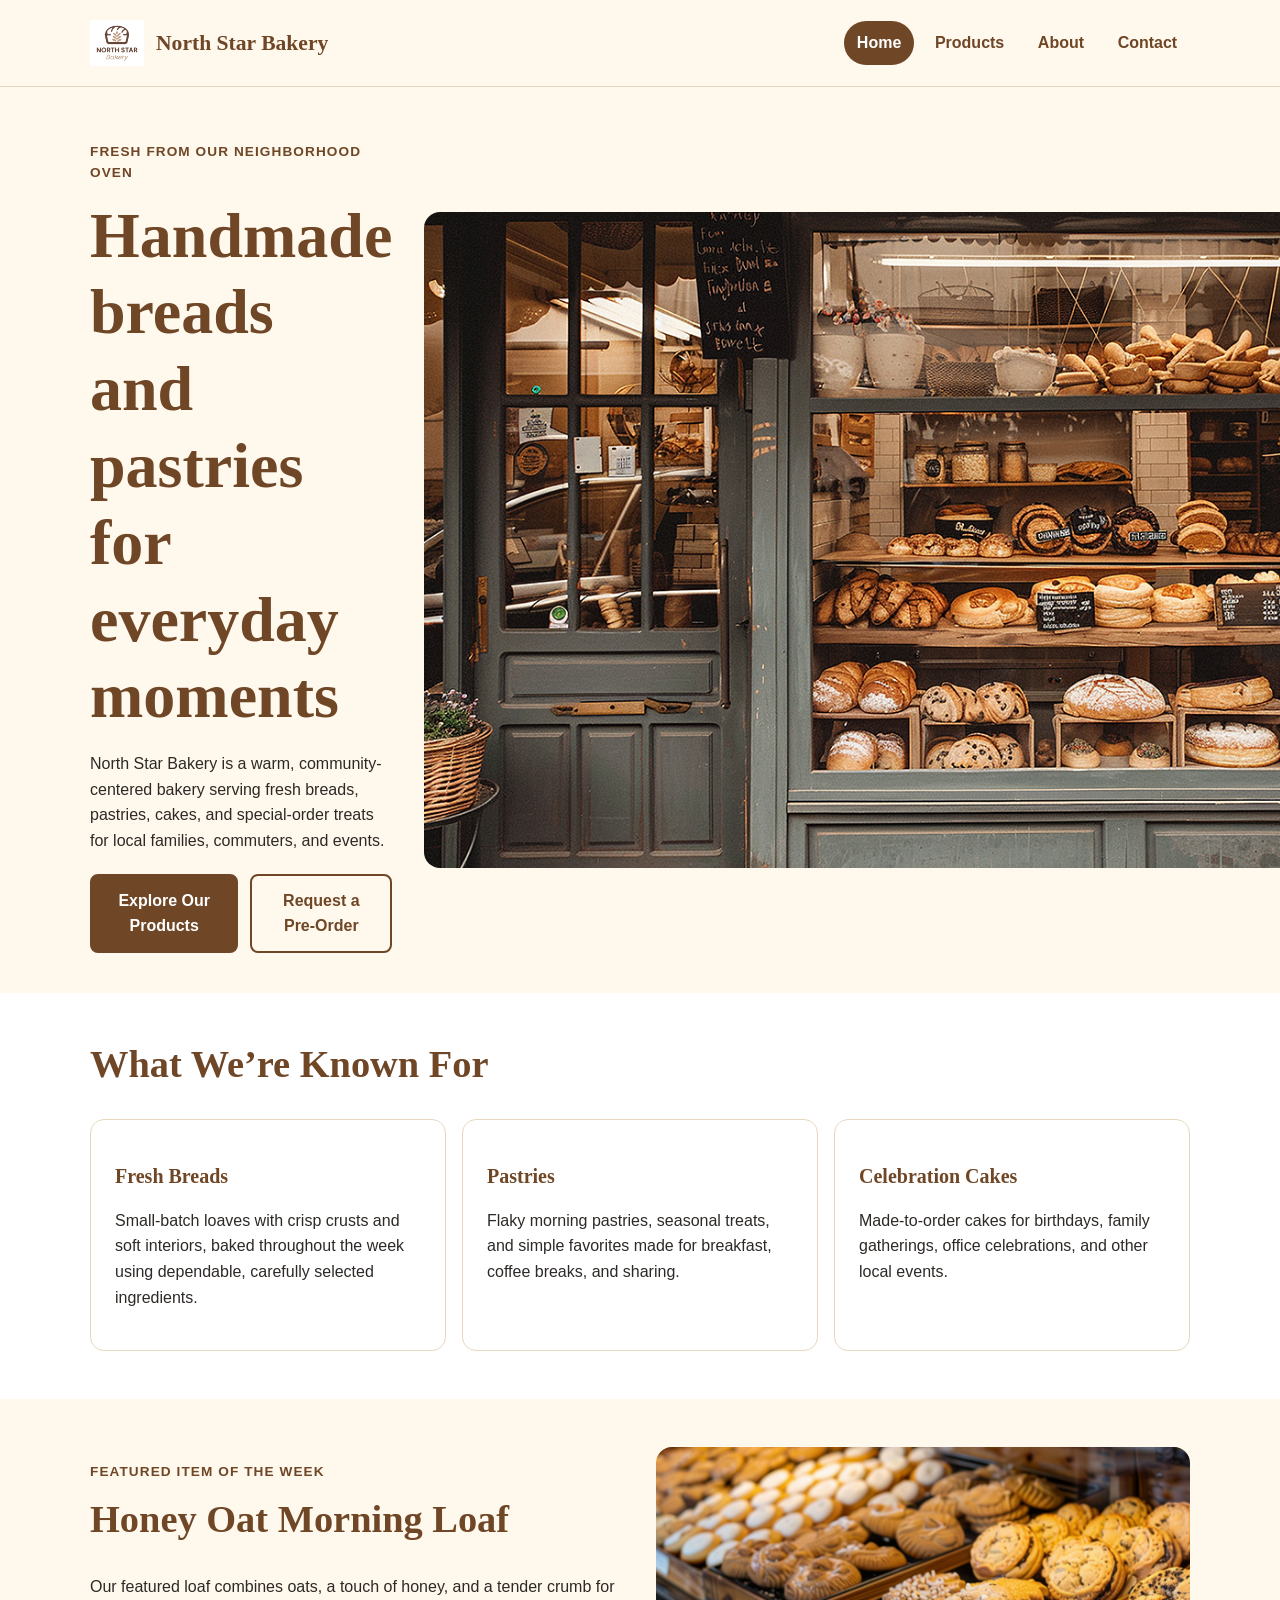
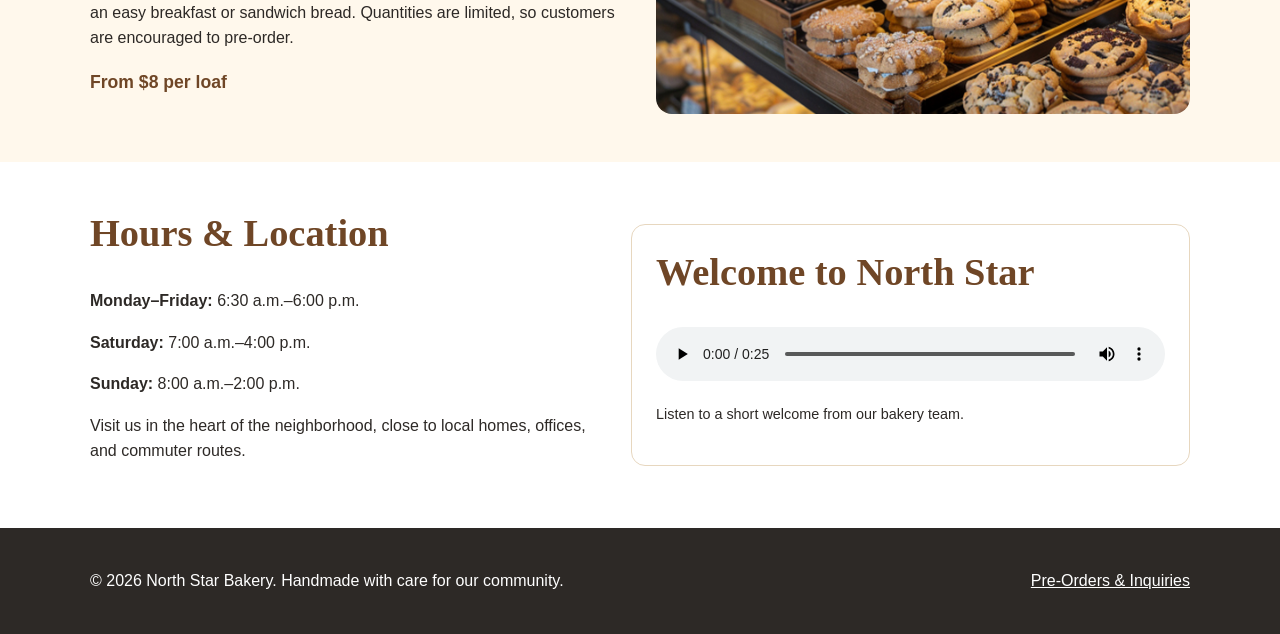
<file: index.html>
<!DOCTYPE html>
<html lang="en">
<head>
  <meta charset="UTF-8">
  <meta name="viewport" content="width=device-width, initial-scale=1.0">
  <title>North Star Bakery | Home</title>
  <link rel="stylesheet" href="styles.css">
</head>
<body>
  <header class="site-header">
    <div class="container header-inner">
      <a class="brand" href="index.html" aria-label="North Star Bakery home">
        <img src="media/bakery-logo.png" alt="North Star Bakery logo">
        <span>North Star Bakery</span>
      </a>
      <nav aria-label="Primary navigation">
        <ul class="nav-list">
          <li><a class="active" href="index.html">Home</a></li>
          <li><a href="products.html">Products</a></li>
          <li><a href="about.html">About</a></li>
          <li><a href="contact.html">Contact</a></li>
        </ul>
      </nav>
    </div>
  </header>

  <main>
    <section class="hero">
      <div class="container hero-grid">
        <div>
          <p class="eyebrow">Fresh from our neighborhood oven</p>
          <h1>Handmade breads and pastries for everyday moments</h1>
          <p>North Star Bakery is a warm, community-centered bakery serving fresh breads, pastries, cakes, and special-order treats for local families, commuters, and events.</p>
          <div class="button-row">
            <a class="button" href="products.html">Explore Our Products</a>
            <a class="button button-secondary" href="contact.html">Request a Pre-Order</a>
          </div>
        </div>
        <img class="hero-image" src="media/bakery-storefront.png" alt="Exterior of North Star Bakery welcoming neighborhood customers">
      </div>
    </section>

    <section class="section">
      <div class="container">
        <h2>What We’re Known For</h2>
        <div class="card-grid three-columns">
          <article class="card">
            <h3>Fresh Breads</h3>
            <p>Small-batch loaves with crisp crusts and soft interiors, baked throughout the week using dependable, carefully selected ingredients.</p>
          </article>
          <article class="card">
            <h3>Pastries</h3>
            <p>Flaky morning pastries, seasonal treats, and simple favorites made for breakfast, coffee breaks, and sharing.</p>
          </article>
          <article class="card">
            <h3>Celebration Cakes</h3>
            <p>Made-to-order cakes for birthdays, family gatherings, office celebrations, and other local events.</p>
          </article>
        </div>
      </div>
    </section>

    <section class="section section-accent">
      <div class="container split-layout">
        <div>
          <p class="eyebrow">Featured item of the week</p>
          <h2>Honey Oat Morning Loaf</h2>
          <p>Our featured loaf combines oats, a touch of honey, and a tender crumb for an easy breakfast or sandwich bread. Quantities are limited, so customers are encouraged to pre-order.</p>
          <p class="price">From $8 per loaf</p>
        </div>
        <picture>
          <source media="(min-width: 700px)" srcset="media/bakery-feature-large_c.png">
          <img class="responsive-feature" src="media/bakery-feature-small_c.png" alt="Featured North Star Bakery loaf displayed on a wooden board">
        </picture>
      </div>
    </section>

    <section class="section">
      <div class="container split-layout">
        <div>
          <h2>Hours & Location</h2>
          <p><strong>Monday–Friday:</strong> 6:30 a.m.–6:00 p.m.</p>
          <p><strong>Saturday:</strong> 7:00 a.m.–4:00 p.m.</p>
          <p><strong>Sunday:</strong> 8:00 a.m.–2:00 p.m.</p>
          <p>Visit us in the heart of the neighborhood, close to local homes, offices, and commuter routes.</p>
        </div>
        <div class="media-panel">
          <h2>Welcome to North Star</h2>
          <audio controls>
            <source src="media/bakery-welcome_c.mp3" type="audio/mpeg">
            Your browser does not support the audio element. Please visit the bakery or contact us for more information.
          </audio>
          <p class="small-text">Listen to a short welcome from our bakery team.</p>
        </div>
      </div>
    </section>
  </main>

  <footer class="site-footer">
    <div class="container footer-inner">
      <p>&copy; 2026 North Star Bakery. Handmade with care for our community.</p>
      <a href="contact.html">Pre-Orders & Inquiries</a>
    </div>
  </footer>
</body>
</html>
</file>
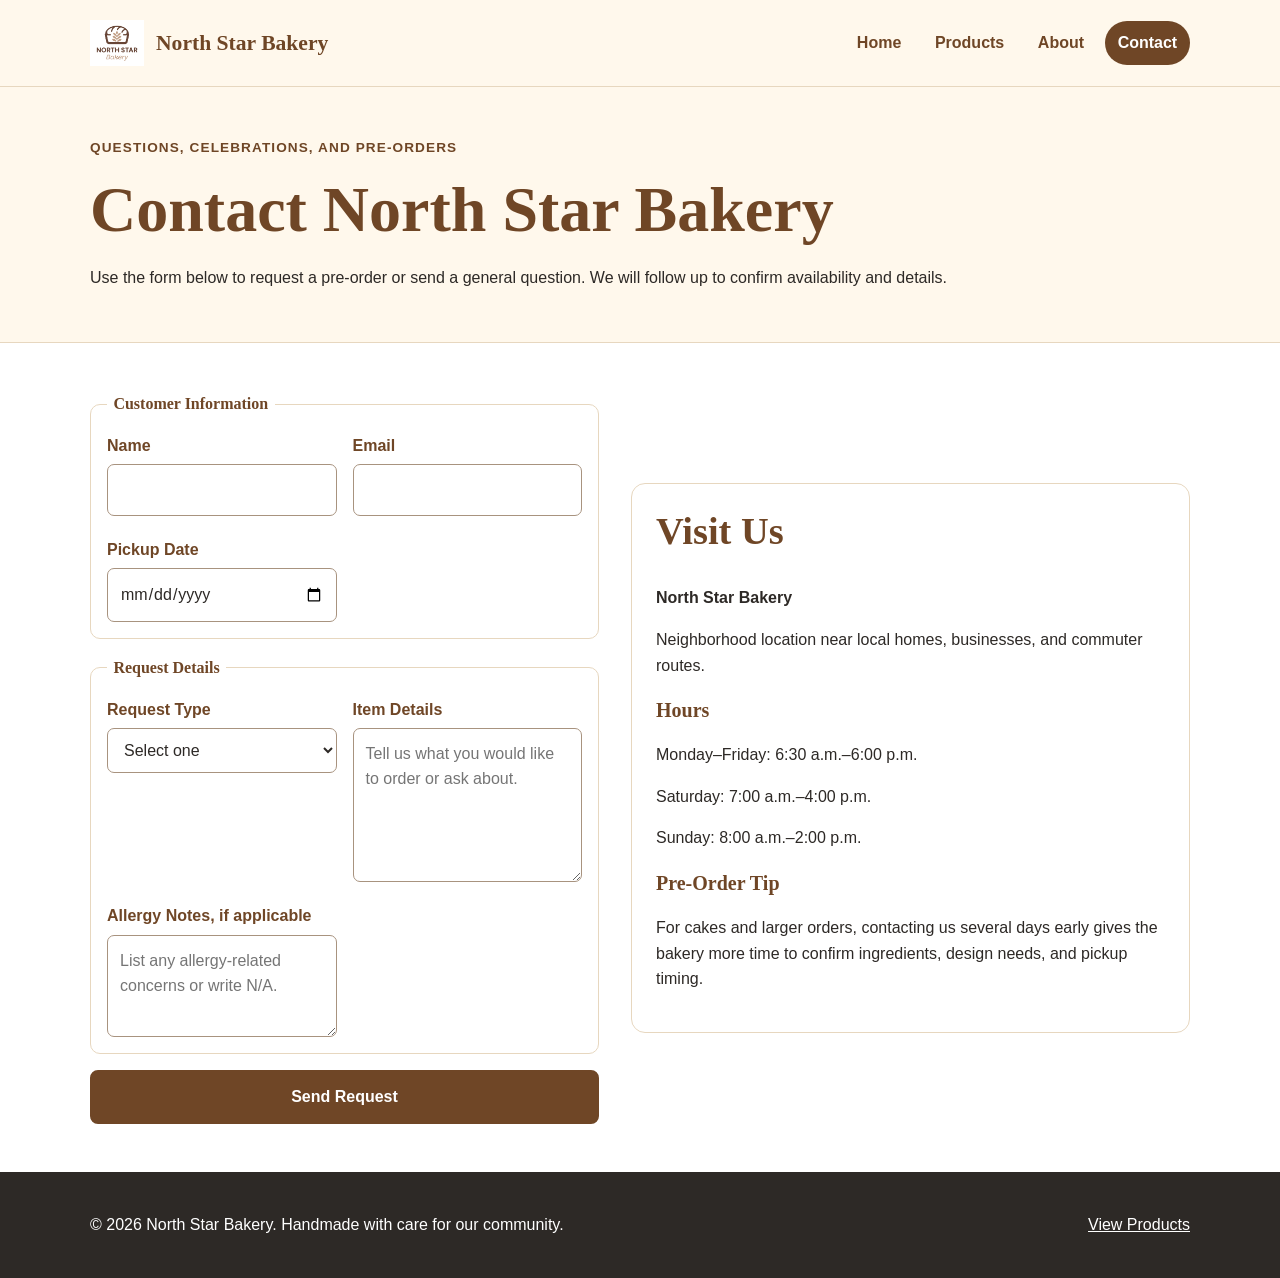
<file: contact.html>
<!DOCTYPE html>
<html lang="en">
<head>
  <meta charset="UTF-8">
  <meta name="viewport" content="width=device-width, initial-scale=1.0">
  <title>North Star Bakery | Contact</title>
  <link rel="stylesheet" href="styles.css">
</head>
<body>
  <header class="site-header">
    <div class="container header-inner">
      <a class="brand" href="index.html" aria-label="North Star Bakery home">
        <img src="media/bakery-logo.png" alt="North Star Bakery logo">
        <span>North Star Bakery</span>
      </a>
      <nav aria-label="Primary navigation">
        <ul class="nav-list">
          <li><a href="index.html">Home</a></li>
          <li><a href="products.html">Products</a></li>
          <li><a href="about.html">About</a></li>
          <li><a class="active" href="contact.html">Contact</a></li>
        </ul>
      </nav>
    </div>
  </header>

  <main>
    <section class="page-banner">
      <div class="container">
        <p class="eyebrow">Questions, celebrations, and pre-orders</p>
        <h1>Contact North Star Bakery</h1>
        <p>Use the form below to request a pre-order or send a general question. We will follow up to confirm availability and details.</p>
      </div>
    </section>

    <section class="section">
      <div class="container contact-grid">
       <form id="contact-form" class="contact-form" novalidate> 
        
        
          <fieldset class="form-section">
            <legend>Customer Information</legend>

            <div class="form-group">
              <label for="name">Name</label>
              <input type="text" id="name" name="name" required minlength="2">
              <span id="name-error" class="error-message"></span>
            </div>

            <div class="form-group">
  <label for="email">Email</label>
  <input type="email" id="email" name="email" required>
  <span id="email-error" class="error-message"></span>
</div>

            <div class="form-group">
              <label for="pickup-date">Pickup Date</label>
              <input type="date" id="pickup-date" name="pickup-date" required>
            </div>
          </fieldset>

          <fieldset class="form-section">
            <legend>Request Details</legend>

            <div class="form-group">
              <label for="request-type">Request Type</label>
              <select id="request-type" name="request-type" required>
                <option value="">Select one</option>
                <option value="pre-order">Pre-Order</option>
                <option value="celebration-cake">Celebration Cake</option>
                <option value="event-order">Event Order</option>
                <option value="general-question">General Question</option>
              </select>
            </div>

            <div class="form-group">
              <label for="item-details">Item Details</label>
              <textarea id="item-details" name="item-details" rows="5" minlength="10" placeholder="Tell us what you would like to order or ask about." required></textarea>
            <span id="item-details-error" class="error-message"></span>
            </div>

            <div class="form-group">
              <label for="allergy-notes">Allergy Notes, if applicable</label>
              <textarea id="allergy-notes" name="allergy-notes" rows="3" placeholder="List any allergy-related concerns or write N/A."></textarea>
            </div>
          </fieldset>

          <button class="button full-width" type="submit">Send Request</button>
        </form>

        <aside class="info-card">
          <h2>Visit Us</h2>
          <p><strong>North Star Bakery</strong></p>
          <p>Neighborhood location near local homes, businesses, and commuter routes.</p>
          <h3>Hours</h3>
          <p>Monday–Friday: 6:30 a.m.–6:00 p.m.</p>
          <p>Saturday: 7:00 a.m.–4:00 p.m.</p>
          <p>Sunday: 8:00 a.m.–2:00 p.m.</p>
          <h3>Pre-Order Tip</h3>
          <p>For cakes and larger orders, contacting us several days early gives the bakery more time to confirm ingredients, design needs, and pickup timing.</p>
        </aside>
      </div>
    </section>
  </main>

  <footer class="site-footer">
    <div class="container footer-inner">
      <p>&copy; 2026 North Star Bakery. Handmade with care for our community.</p>
      <a href="products.html">View Products</a>
    </div>
  </footer>
  <script src="script.js"></script>
</body>
</html>
</file>
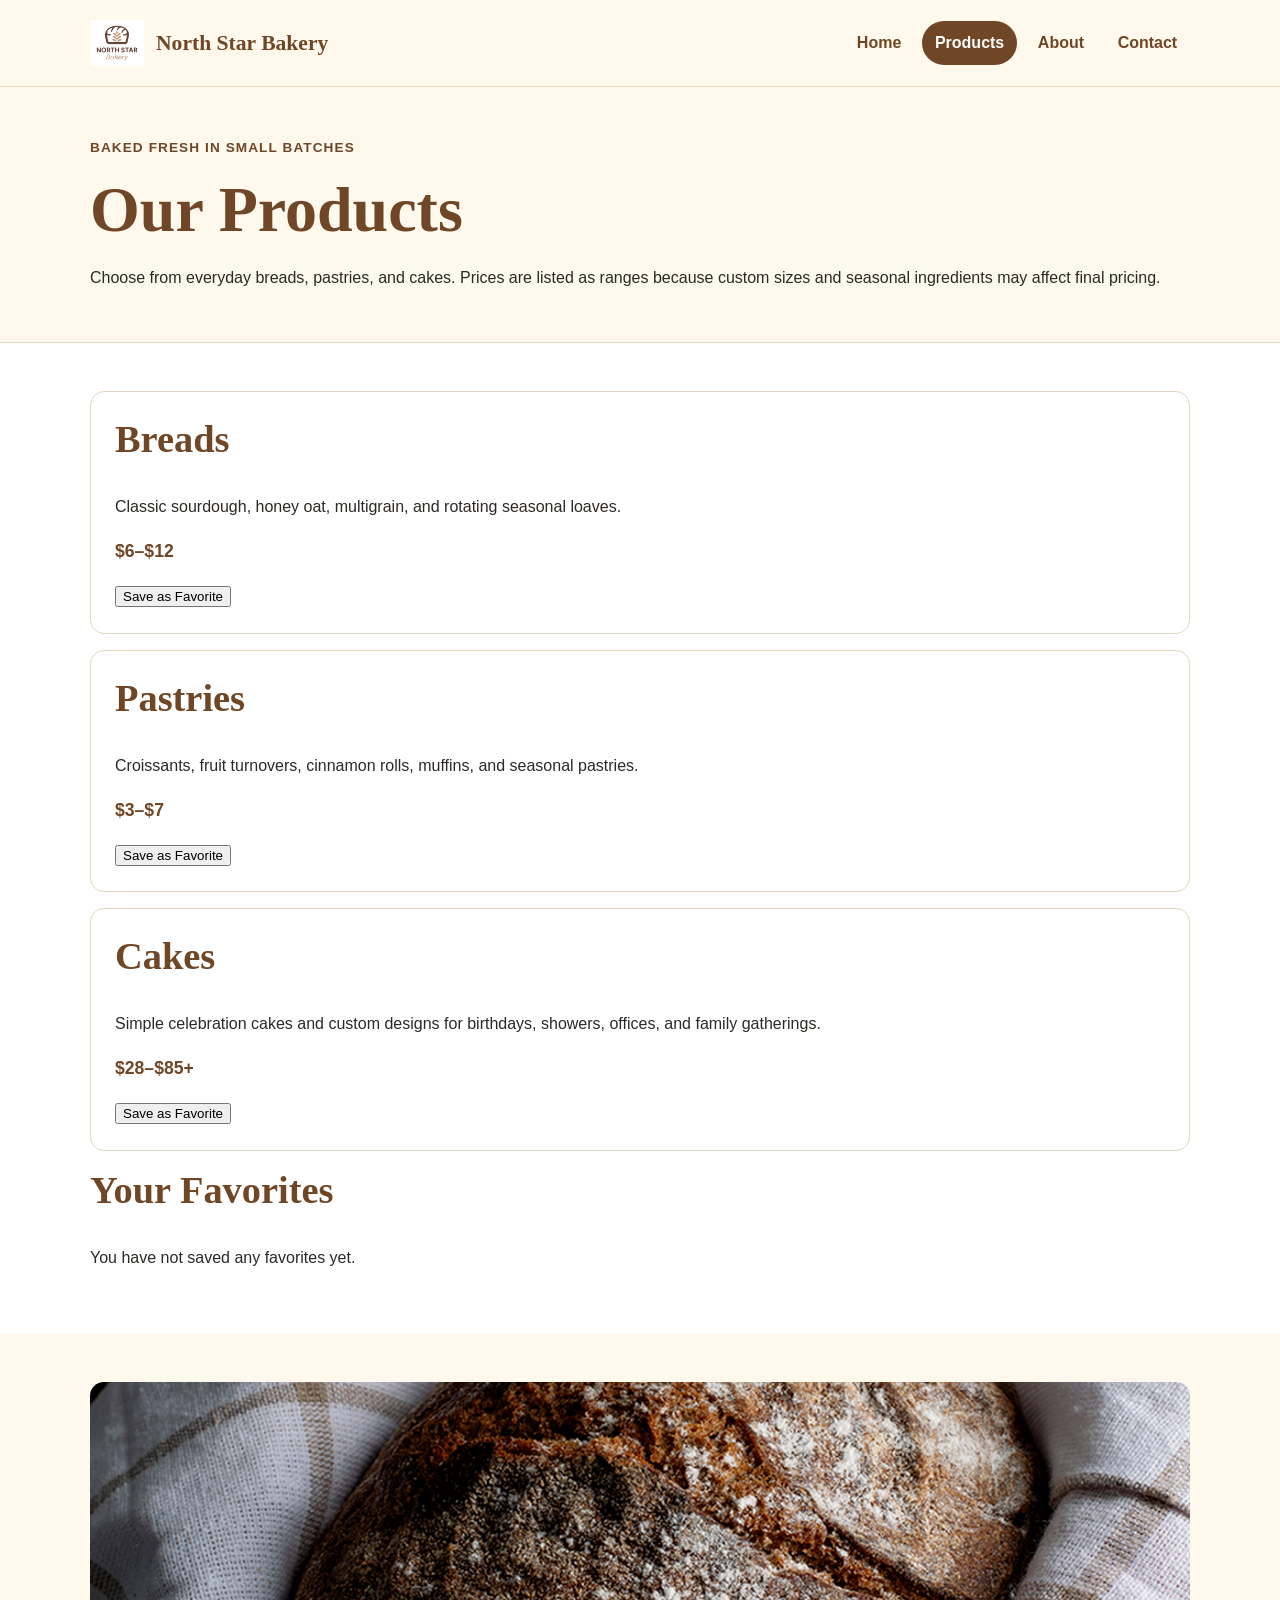
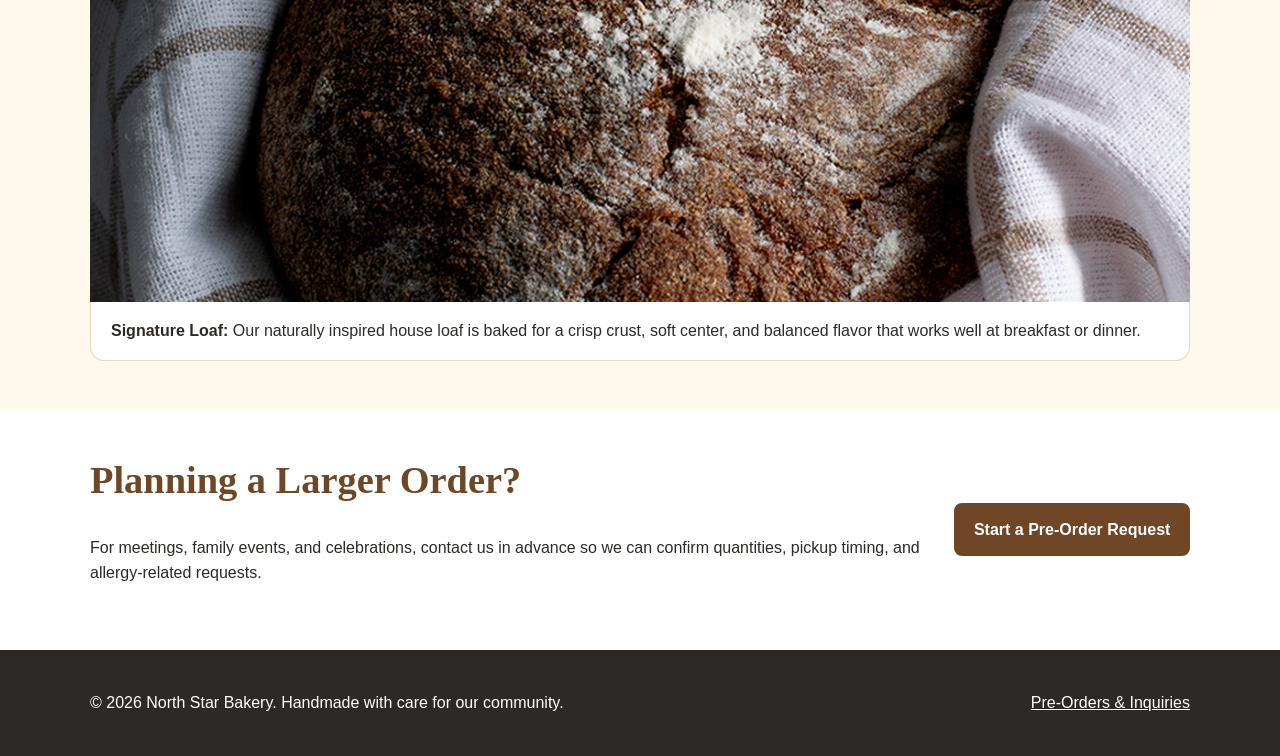
<file: products.html>
<!DOCTYPE html>
<html lang="en">
<head>
  <meta charset="UTF-8">
  <meta name="viewport" content="width=device-width, initial-scale=1.0">
  <title>North Star Bakery | Products</title>
  <link rel="stylesheet" href="styles.css">
</head>
<body>
  <header class="site-header">
    <div class="container header-inner">
      <a class="brand" href="index.html" aria-label="North Star Bakery home">
        <img src="media/bakery-logo.png" alt="North Star Bakery logo">
        <span>North Star Bakery</span>
      </a>
      <nav aria-label="Primary navigation">
        <ul class="nav-list">
          <li><a href="index.html">Home</a></li>
          <li><a class="active" href="products.html">Products</a></li>
          <li><a href="about.html">About</a></li>
          <li><a href="contact.html">Contact</a></li>
        </ul>
      </nav>
    </div>
  </header>

  <main>
    <section class="page-banner">
      <div class="container">
        <p class="eyebrow">Baked fresh in small batches</p>
        <h1>Our Products</h1>
        <p>Choose from everyday breads, pastries, and cakes. Prices are listed as ranges because custom sizes and seasonal ingredients may affect final pricing.</p>
      </div>
    </section>

    <section class="section">
      <div class="container product-layout">
        <div class="product-list">
  <article class="card">
    <h2>Breads</h2>
    <p>Classic sourdough, honey oat, multigrain, and rotating seasonal loaves.</p>
    <p class="price">$6–$12</p>
    <button class="favorite-button" data-product="Breads">
      Save as Favorite
    </button>
  </article>

  <article class="card">
    <h2>Pastries</h2>
    <p>Croissants, fruit turnovers, cinnamon rolls, muffins, and seasonal pastries.</p>
    <p class="price">$3–$7</p>
    <button class="favorite-button" data-product="Pastries">
      Save as Favorite
    </button>
  </article>

  <article class="card">
    <h2>Cakes</h2>
    <p>Simple celebration cakes and custom designs for birthdays, showers, offices, and family gatherings.</p>
    <p class="price">$28–$85+</p>
    <button class="favorite-button" data-product="Cakes">
      Save as Favorite
    </button>
  </article>

  <div class="favorites-box">
    <h2>Your Favorites</h2>
    <p id="favorites-list">You have not saved any favorites yet.</p>
  </div>
</div>
      </div>
    </section>

    <section class="section section-accent">
      <div class="container">
        <figure class="featured-figure">
          <img src="media/bakery-signature-loaf_c.png" alt="North Star Bakery Signature Loaf with a golden crust">
          <figcaption><strong>Signature Loaf:</strong> Our naturally inspired house loaf is baked for a crisp crust, soft center, and balanced flavor that works well at breakfast or dinner.</figcaption>
        </figure>
      </div>
    </section>

    <section class="section">
      <div class="container callout">
        <div>
          <h2>Planning a Larger Order?</h2>
          <p>For meetings, family events, and celebrations, contact us in advance so we can confirm quantities, pickup timing, and allergy-related requests.</p>
        </div>
        <a class="button" href="contact.html">Start a Pre-Order Request</a>
      </div>
    </section>
  </main>

  <footer class="site-footer">
    <div class="container footer-inner">
      <p>&copy; 2026 North Star Bakery. Handmade with care for our community.</p>
      <a href="contact.html">Pre-Orders & Inquiries</a>
    </div>
  </footer>
<script src="script.js"></script>
</body>
</html>
</file>
<file: styles.css>
:root {
  --cream: #fff8ec;
  --gold: #d9a441;
  --brown: #6f4626;
  --charcoal: #2d2926;
  --white: #ffffff;
  --border: #e7d7bf;
}

* {
  box-sizing: border-box;
}

html {
  scroll-behavior: smooth;
}

body {
  margin: 0;
  font-family: Arial, Helvetica, sans-serif;
  line-height: 1.6;
  color: var(--charcoal);
  background: var(--white);
}

img,
video {
  max-width: 100%;
  display: block;
}

a {
  color: var(--brown);
}

.container {
  width: min(92%, 1100px);
  margin: 0 auto;
}

.site-header {
  background: var(--cream);
  border-bottom: 1px solid var(--border);
}

.header-inner {
  display: flex;
  flex-direction: column;
  align-items: center;
  gap: 1rem;
  padding: 1rem 0;
}

.brand {
  display: flex;
  align-items: center;
  gap: 0.75rem;
  text-decoration: none;
  font-family: Georgia, "Times New Roman", serif;
  font-size: 1.35rem;
  font-weight: 700;
  color: var(--brown);
}

.brand img {
  width: 54px;
  height: 54px;
  object-fit: contain;
}

.nav-list {
  display: flex;
  flex-wrap: wrap;
  justify-content: center;
  gap: 0.5rem;
  list-style: none;
  padding: 0;
  margin: 0;
}

.nav-list a {
  display: block;
  padding: 0.55rem 0.8rem;
  border-radius: 999px;
  text-decoration: none;
  font-weight: 700;
}

.nav-list a:hover,
.nav-list a:focus,
.nav-list a.active {
  background: var(--brown);
  color: var(--white);
}

.hero,
.page-banner {
  background: var(--cream);
}

.hero {
  padding: 2.5rem 0;
}

.hero-grid,
.split-layout,
.product-layout,
.contact-grid,
.callout {
  display: flex;
  flex-direction: column;
  gap: 2rem;
}

.hero-image,
.content-image,
.product-photo,
.responsive-feature {
  width: 100%;
  border-radius: 16px;
  object-fit: cover;
}

.hero-image {
  min-height: 280px;
}

.page-banner {
  padding: 2.25rem 0;
  border-bottom: 1px solid var(--border);
}

h1,
h2,
h3 {
  font-family: Georgia, "Times New Roman", serif;
  line-height: 1.2;
  color: var(--brown);
}

h1 {
  font-size: clamp(2.2rem, 8vw, 4rem);
  margin: 0.25rem 0 1rem;
}

h2 {
  font-size: clamp(1.6rem, 5vw, 2.4rem);
  margin-top: 0;
}

h3 {
  font-size: 1.25rem;
}

.eyebrow {
  color: var(--brown);
  font-weight: 700;
  letter-spacing: 0.08em;
  text-transform: uppercase;
  font-size: 0.85rem;
}

.section {
  padding: 3rem 0;
}

.section-accent {
  background: var(--cream);
}

.card-grid {
  display: flex;
  flex-direction: column;
  gap: 1rem;
}

.card,
.info-card,
.media-panel {
  background: var(--white);
  border: 1px solid var(--border);
  border-radius: 14px;
  padding: 1.5rem;
}

.price {
  font-weight: 700;
  color: var(--brown);
  font-size: 1.1rem;
}

.button-row {
  display: flex;
  flex-direction: column;
  gap: 0.75rem;
  margin-top: 1.25rem;
}

.button {
  display: inline-block;
  border: 2px solid var(--brown);
  border-radius: 8px;
  background: var(--brown);
  color: var(--white);
  padding: 0.75rem 1.1rem;
  text-decoration: none;
  font: inherit;
  font-weight: 700;
  cursor: pointer;
  text-align: center;
}

.button:hover,
.button:focus {
  background: var(--charcoal);
  border-color: var(--charcoal);
}

.button-secondary {
  background: transparent;
  color: var(--brown);
}

.button-secondary:hover,
.button-secondary:focus {
  color: var(--white);
}

.featured-figure {
  margin: 0;
}

.featured-figure img {
  width: 100%;
  max-height: 520px;
  object-fit: cover;
  border-radius: 14px 14px 0 0;
}

.featured-figure figcaption {
  background: var(--white);
  border: 1px solid var(--border);
  border-top: 0;
  border-radius: 0 0 14px 14px;
  padding: 1rem 1.25rem;
}

.media-panel audio,
.video-panel video {
  width: 100%;
}

.small-text {
  font-size: 0.9rem;
}

.contact-form {
  display: flex;
  flex-direction: column;
  gap: 1rem;
}

.form-section {
  margin: 0;
  padding: 1rem;
  border: 1px solid var(--border);
  border-radius: 10px;
  display: flex;
  flex-direction: column;
  gap: 1rem;
}

.form-section legend {
  padding: 0 0.4rem;
  font-family: Georgia, "Times New Roman", serif;
  font-weight: 700;
  color: var(--brown);
}

.form-group {
  display: flex;
  flex-direction: column;
  gap: 0.35rem;
}

label {
  font-weight: 700;
  color: var(--brown);
}

input,
select,
textarea {
  width: 100%;
  padding: 0.75rem;
  border: 1px solid #a8937f;
  border-radius: 7px;
  background: var(--white);
  color: var(--charcoal);
  font: inherit;
}

input:focus,
select:focus,
textarea:focus {
  outline: 3px solid rgba(217, 164, 65, 0.35);
  border-color: var(--brown);
}

.site-footer {
  background: var(--charcoal);
  color: var(--white);
  padding: 1.5rem 0;
}

.footer-inner {
  display: flex;
  flex-direction: column;
  gap: 0.5rem;
}

.site-footer a {
  color: var(--white);
}

@media (min-width: 760px) {
  .header-inner,
  .footer-inner {
    flex-direction: row;
    justify-content: space-between;
    align-items: center;
  }

  .hero-grid,
  .split-layout,
  .product-layout,
  .contact-grid,
  .callout {
    flex-direction: row;
    align-items: center;
  }

  .hero-grid > *,
  .split-layout > *,
  .product-layout > *,
  .contact-grid > * {
    flex: 1;
  }

  .card-grid.two-columns {
    flex-direction: row;
  }

  .card-grid.two-columns > * {
    flex: 1;
  }

  .card-grid.three-columns {
    flex-direction: row;
  }

  .card-grid.three-columns > * {
    flex: 1;
  }

  .button-row {
    flex-direction: row;
  }

  .product-list {
    display: flex;
    flex-direction: column;
    gap: 1rem;
  }

  .contact-form {
    display: grid;
    grid-template-columns: 1fr 1fr;
    gap: 1rem;
  }

  .contact-form .form-section,
  .contact-form .full-width,
  .contact-form .button {
    grid-column: 1 / -1;
  }

  .contact-form .form-section {
    display: grid;
    grid-template-columns: 1fr 1fr;
  }

  .contact-form .form-section legend {
    grid-column: 1 / -1;
  }

  .contact-form .form-section .form-group:last-child:nth-child(odd) {
    grid-column: 1 / -1;
  }

  .callout {
    justify-content: space-between;
  }

  .callout > div {
    flex: 1;
  }
}
@media (max-width: 759px) {
  html,
  body {
    width: 100%;
    max-width: 100%;
    overflow-x: hidden;
  }

  .container,
  .header-inner,
  .hero-grid {
    width: 100%;
    max-width: 100%;
    margin-left: 0;
    margin-right: 0;
    padding-left: 1rem;
    padding-right: 1rem;
  }

  .header-inner {
    align-items: center;
  }

  .brand {
    justify-content: center;
    text-align: center;
    font-size: 1.2rem;
  }

  nav {
    width: 100%;
  }

  .nav-list {
    width: 100%;
    display: grid;
    grid-template-columns: 1fr 1fr;
    gap: 0.5rem;
  }

  .nav-list a {
    text-align: center;
    padding: 0.5rem;
    font-size: 0.95rem;
  }

  .hero-grid {
    overflow: visible;
  }

  .hero-grid > * {
    width: 100%;
    min-width: 0;
  }

  h1 {
    font-size: 2rem;
    overflow-wrap: break-word;
  }

  .hero-image {
    width: 100%;
    min-height: 0;
    height: auto;
  }
}
@media (max-width: 759px) {
  .hero-grid {
    display: block;
    width: 100%;
    max-width: 100%;
    padding-left: 1rem;
    padding-right: 1rem;
    overflow: hidden;
  }

  .hero-grid > * {
    width: 100%;
    max-width: 100%;
  }

  .hero-copy {
    width: 100%;
    max-width: 100%;
  }

  .hero-copy h1,
  .hero-copy p,
  .eyebrow {
    max-width: 100%;
    overflow-wrap: break-word;
  }

  .hero-copy h1 {
    font-size: 2rem;
    line-height: 1.15;
  }
}
</file>
